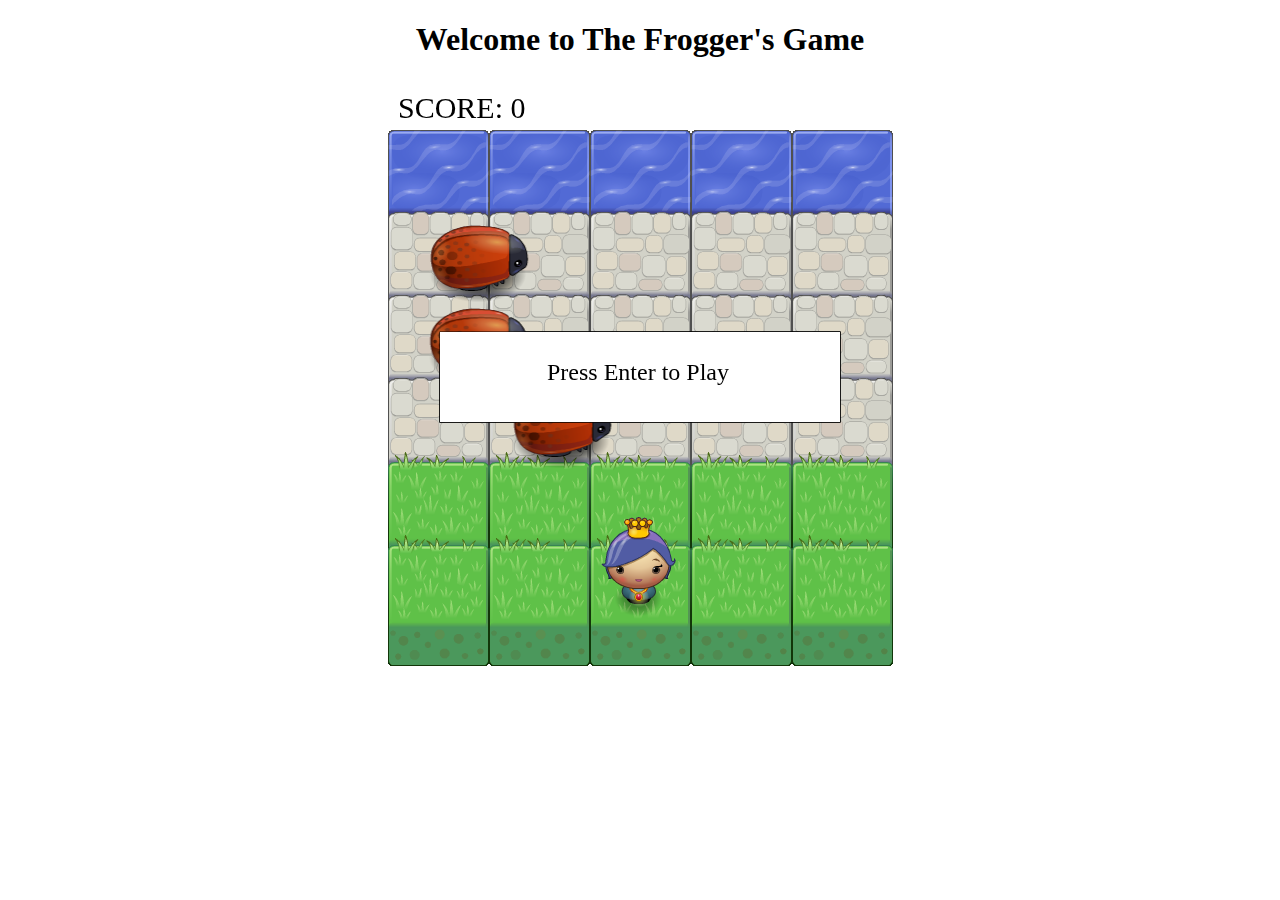
<file: Project 5--The Frogger's Game/index.html>
<!DOCTYPE html>
<html>
<head>
    <meta charset="UTF-8">
    <title>Frogger</title>
    <link rel="stylesheet" href="css/style.css">
</head>
<body>

    <h1>Welcome to The Frogger's Game</h1>
    <script src="js/resources.js"></script>
    <script src="js/app.js"></script>
    <script src="js/engine.js"></script>
</body>
</html>
</file>
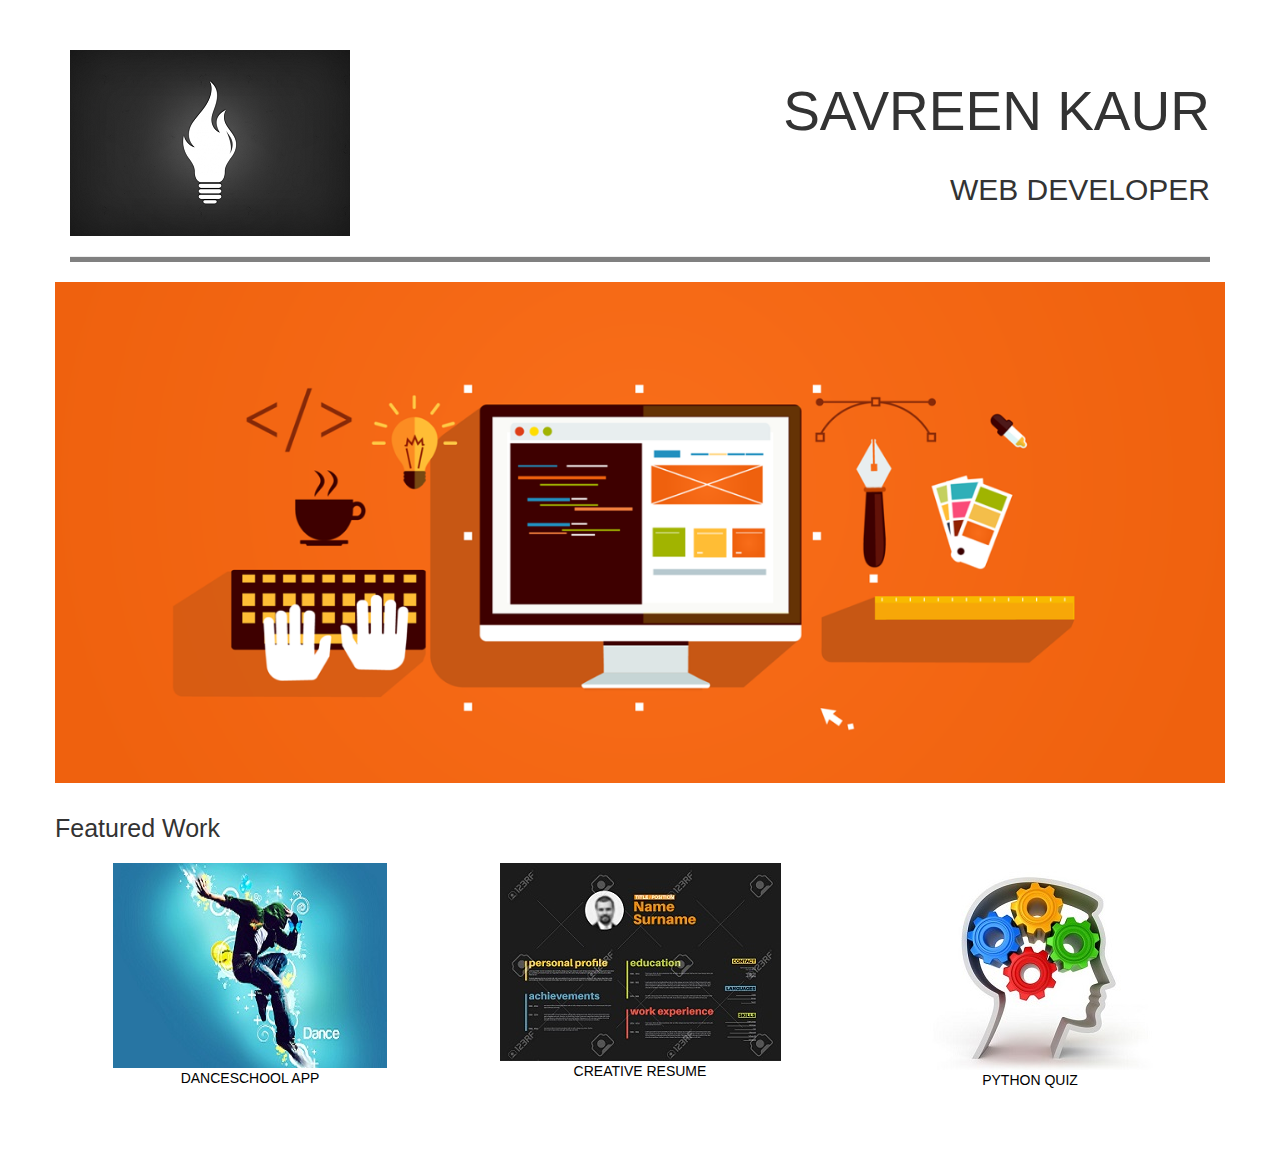
<file: Project 3--Build a Portfolio Site/portfolio.html>
<!DOCTYPE HTML>
<html>
   <head>
      <meta charset="utf-8">
      <meta name="viewport" content="width=device-width, initial-scale=1">
      <link href="css/bootstrap.css" rel="stylesheet">
      <link href="css/styles.css" rel="stylesheet">
      <link href="https://fonts.google.com/specimen/Lato" rel="stylesheet">
      <title>PORTFOLIO</title>
   </head>
   <body>
      <section class="container">
         <header class="row">
            <div class="col-md-3">
               <img src="img/logo.png" alt="my logo">
            </div>
            <div class="col-md-9">
               <h1>SAVREEN KAUR</h1>
               <h2>WEB DEVELOPER</h2>
            </div>
         </header>
         <hr>
         <div class="row">
            <img class="img-responsive" src="img/web_developer.png" alt="jobs of a wb developer">
         </div>
         <section class="row">
            <h3>Featured Work</h3>
         </section>
         <section class="row">
            <div class="col-md-4">
               <img class="img-responsive" src="img/dance.jpg" alt="Dance App">
               <p><a href="https://github.com/Savreen/stage-4">DANCESCHOOL APP</a></p>
            </div>
            <div class="col-md-4">
               <img class="img-responsive" src="img/resume1.jpg" alt="My Resume">
               <p><a href="https://github.com/Savreen/resume">CREATIVE RESUME</a></p>
            </div>
            <div class="col-md-4">
               <img class="img-responsive" src="img/quiz.jpg" alt="QUIZ">
               <p><a href="https://github.com/Savreen/stage-2">PYTHON QUIZ</a></p>
            </div>
         </section>
      </section>
   </body>
</html>
</file>
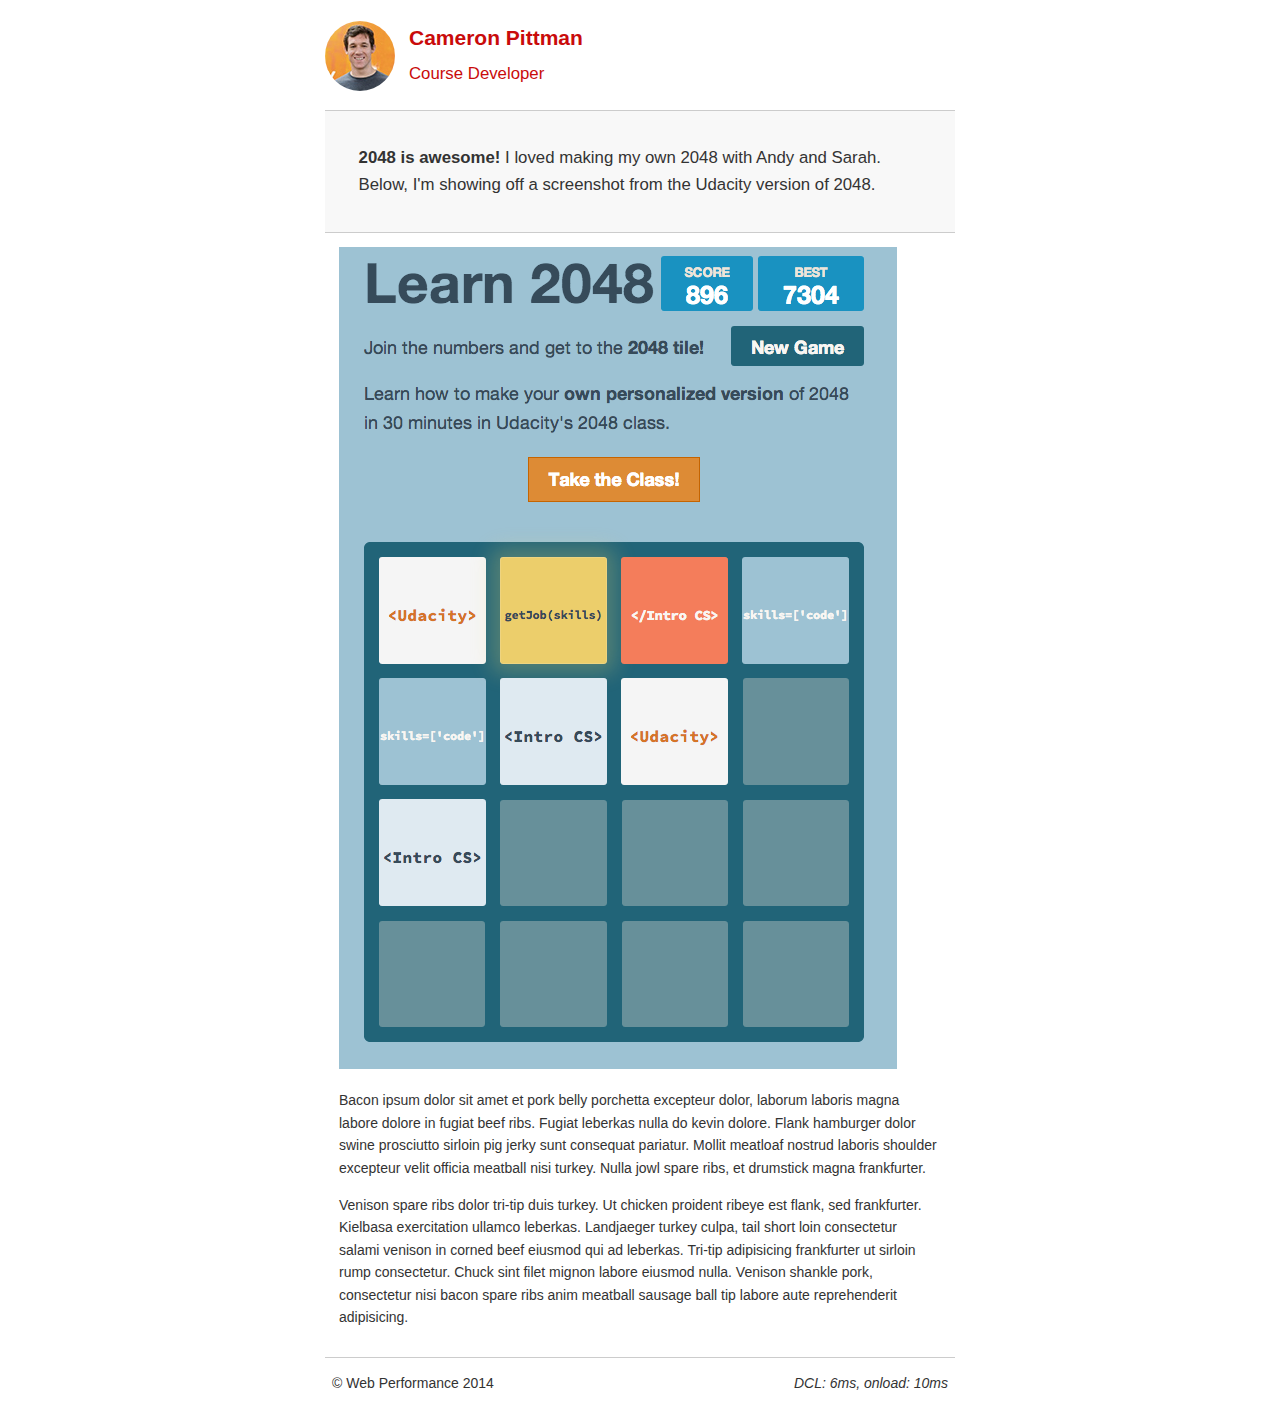
<file: Project 6/project-2048.html>
<!DOCTYPE html>
<html lang="en">
  <head>
    <meta charset="utf-8">
    <meta name="viewport" content="width=device-width, initial-scale=1">
    <meta name="description" content=" FILL ME IN ">
    <meta name="author" content=" FILL ME IN ">
    <title>Cameron Pittman: Portfolio</title>

    <!-- Hmm, what is the impact of web fonts on speed? Measure it... -->
    <!-- <link href="//fonts.googleapis.com/css?family=Open+Sans:400,700" rel="stylesheet"> -->

    <link href="css/style.css" rel="stylesheet">
    <link href="css/print.css" rel="stylesheet">
    <script>
      (function(w,g){w['GoogleAnalyticsObject']=g;
      w[g]=w[g]||function(){(w[g].q=w[g].q||[]).push(arguments)};w[g].l=1*new Date();})(window,'ga');

      // Optional TODO: replace with your Google Analytics profile ID.
      ga('create', 'UA-XXXX-Y');
      ga('send', 'pageview');
    </script>
    <script src="http://www.google-analytics.com/analytics.js" async></script>

    <script src="js/perfmatters.js" async></script>
  </head>

  <body>
    <header>
      <a href="/"><img src="img/profilepic.jpg"></a>
      <p>Cameron Pittman<br><span>Course Developer</span></p>
    </header>

    <div class="container">
      <div class="hero">
        <strong>2048 is awesome!</strong> I loved making my own 2048 with Andy and Sarah. Below, I'm showing off a screenshot from the Udacity version of 2048.
      </div>

      <div class="content">

        <img class="img-responsive" src="img/2048.png">

        <p>Bacon ipsum dolor sit amet et pork belly porchetta excepteur dolor, laborum laboris magna labore dolore in fugiat beef ribs. Fugiat leberkas nulla do kevin dolore. Flank hamburger dolor swine prosciutto sirloin pig jerky sunt consequat pariatur. Mollit meatloaf nostrud laboris shoulder excepteur velit officia meatball nisi turkey. Nulla jowl spare ribs, et drumstick magna frankfurter.</p>

        <p>Venison spare ribs dolor tri-tip duis turkey. Ut chicken proident ribeye est flank, sed frankfurter. Kielbasa exercitation ullamco leberkas. Landjaeger turkey culpa, tail short loin consectetur salami venison in corned beef eiusmod qui ad leberkas. Tri-tip adipisicing frankfurter ut sirloin rump consectetur. Chuck sint filet mignon labore eiusmod nulla. Venison shankle pork, consectetur nisi bacon spare ribs anim meatball sausage ball tip labore aute reprehenderit adipisicing.</p>

    </div>

    <footer>
      <p>&copy; Web Performance 2014 <span id="crp-stats"></span></p>
    </footer>
  </body>
</html>
</file>
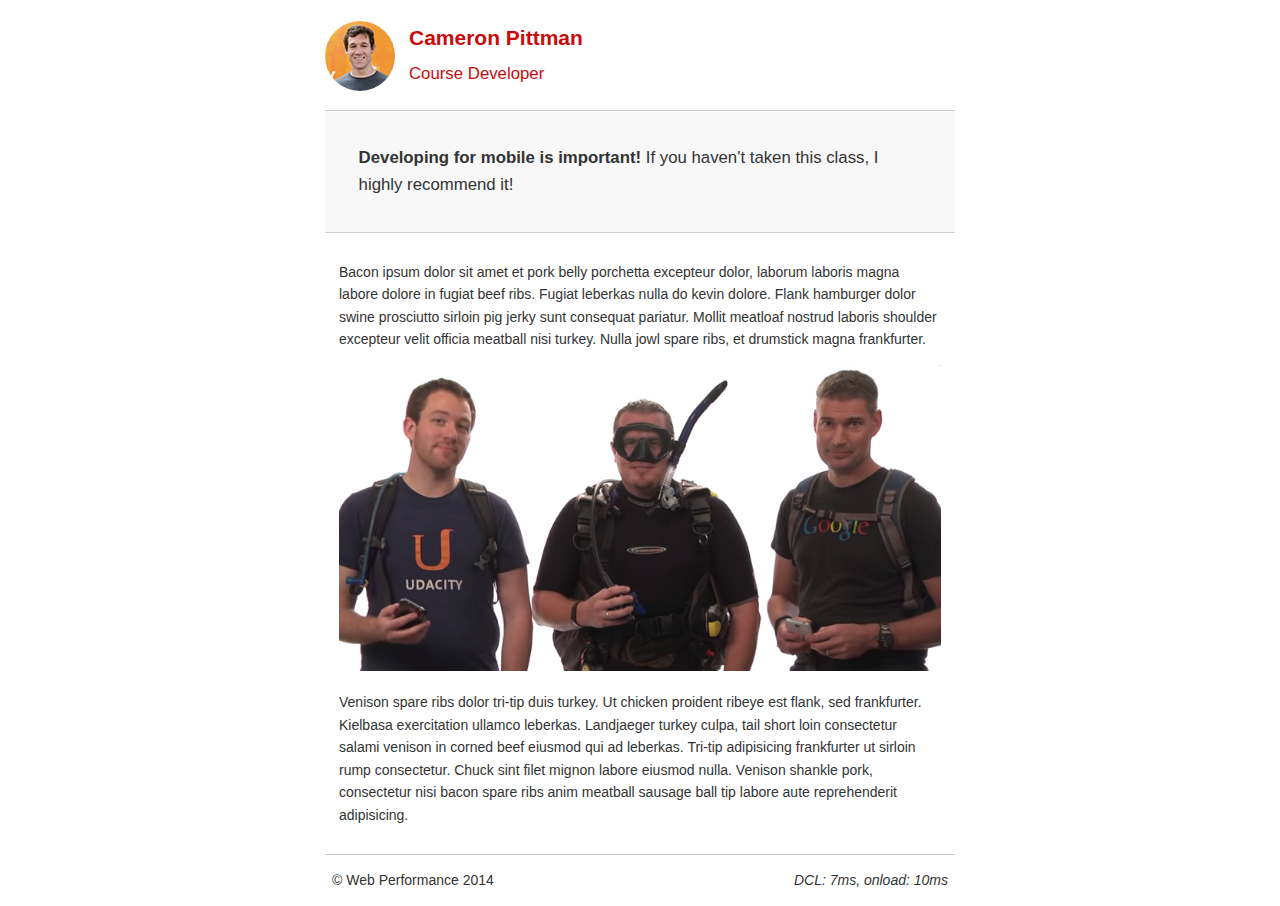
<file: Project 6/project-mobile.html>
<!DOCTYPE html>
<html lang="en">
  <head>
    <meta charset="utf-8">
    <meta name="viewport" content="width=device-width, initial-scale=1">
    <meta name="description" content=" FILL ME IN ">
    <meta name="author" content=" FILL ME IN ">
    <title>Cameron Pitman: Portfolio</title>

    <!-- Hmm, what is the impact of web fonts on speed? Measure it... -->
    <!-- <link href="//fonts.googleapis.com/css?family=Open+Sans:400,700" rel="stylesheet"> -->

    <link href="css/style.css" rel="stylesheet">
    <link href="css/print.css" rel="stylesheet">

    <script>
      (function(w,g){w['GoogleAnalyticsObject']=g;
      w[g]=w[g]||function(){(w[g].q=w[g].q||[]).push(arguments)};w[g].l=1*new Date();})(window,'ga');

      // Optional TODO: replace with your Google Analytics profile ID.
      ga('create', 'UA-XXXX-Y');
      ga('send', 'pageview');
    </script>
    <script src="http://www.google-analytics.com/analytics.js" async></script>
    <script async src="js/perfmatters.js"></script>
  </head>

  <body>
    <header>
      <a href="/"><img src="img/profilepic.jpg"></a>
      <p>Cameron Pittman<br><span>Course Developer</span></p>
    </header>

    <div class="container">
      <div class="hero">
        <strong>Developing for mobile is important!</strong> If you haven't taken this class, I highly recommend it!
      </div>

      <div class="content">

        <p>Bacon ipsum dolor sit amet et pork belly porchetta excepteur dolor, laborum laboris magna labore dolore in fugiat beef ribs. Fugiat leberkas nulla do kevin dolore. Flank hamburger dolor swine prosciutto sirloin pig jerky sunt consequat pariatur. Mollit meatloaf nostrud laboris shoulder excepteur velit officia meatball nisi turkey. Nulla jowl spare ribs, et drumstick magna frankfurter.</p>

        <img src="img/mobilewebdev.jpg">

        <p>Venison spare ribs dolor tri-tip duis turkey. Ut chicken proident ribeye est flank, sed frankfurter. Kielbasa exercitation ullamco leberkas. Landjaeger turkey culpa, tail short loin consectetur salami venison in corned beef eiusmod qui ad leberkas. Tri-tip adipisicing frankfurter ut sirloin rump consectetur. Chuck sint filet mignon labore eiusmod nulla. Venison shankle pork, consectetur nisi bacon spare ribs anim meatball sausage ball tip labore aute reprehenderit adipisicing.</p>

    </div>

    <footer>
      <p>&copy; Web Performance 2014 <span id="crp-stats"></span></p>
    </footer>
  </body>
</html>
</file>
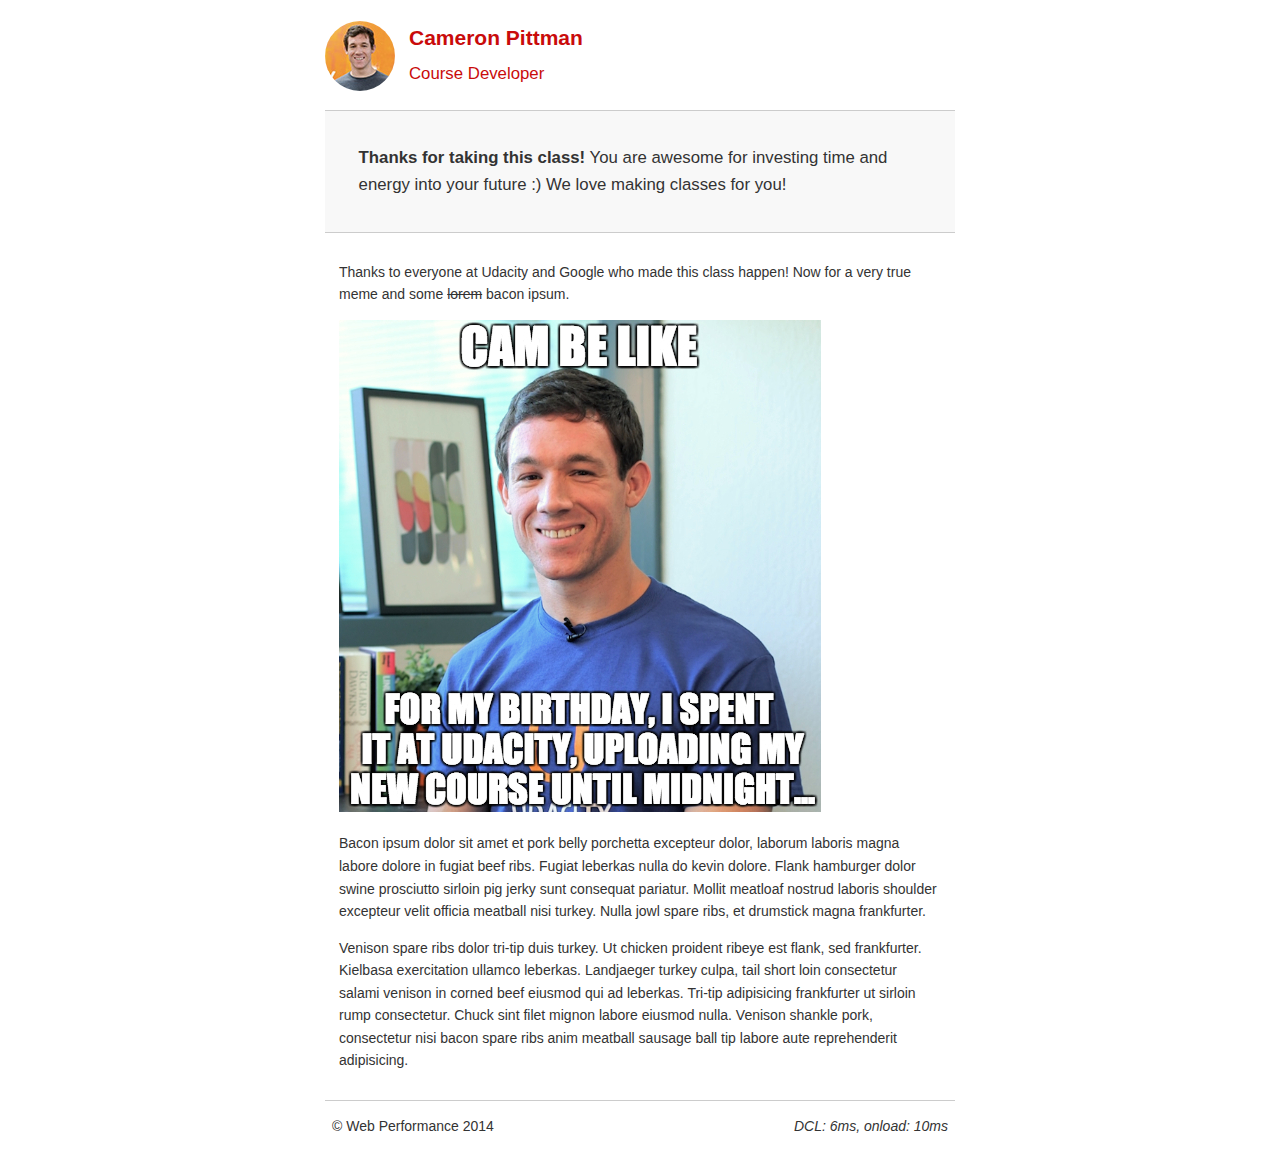
<file: Project 6/project-webperf.html>
<!DOCTYPE html>
<html lang="en">
  <head>
    <meta charset="utf-8">
    <meta name="viewport" content="width=device-width, initial-scale=1">
    <meta name="description" content=" FILL ME IN ">
    <meta name="author" content=" FILL ME IN ">
    <title>Cameron Pittman: Portfolio</title>

    <!-- Hmm, what is the impact of web fonts on speed? Measure it... -->
    <!-- <link href="//fonts.googleapis.com/css?family=Open+Sans:400,700" rel="stylesheet"> -->

    <link href="css/style.css" rel="stylesheet">
    <link href="css/print.css" rel="stylesheet">

    <script>
      (function(w,g){w['GoogleAnalyticsObject']=g;
      w[g]=w[g]||function(){(w[g].q=w[g].q||[]).push(arguments)};w[g].l=1*new Date();})(window,'ga');

      // Optional TODO: replace with your Google Analytics profile ID.
      ga('create', 'UA-XXXX-Y');
      ga('send', 'pageview');
    </script>
    <script src="http://www.google-analytics.com/analytics.js" async></script>
    <script async src="js/perfmatters.js"></script>
  </head>

  <body>
    <header>
      <a href="/"><img src="img/profilepic.jpg"></a>
      <p>Cameron Pittman<br><span>Course Developer</span></p>
    </header>

    <div class="container">
      <div class="hero">
        <strong>Thanks for taking this class!</strong> You are awesome for investing time and energy into your future :) We love making classes for you!
      </div>

      <div class="content">

        <p>Thanks to everyone at Udacity and Google who made this class happen! Now for a very true meme and some <strike>lorem</strike> bacon ipsum.</p>

        <img src="img/cam_be_like.jpg">

        <p>Bacon ipsum dolor sit amet et pork belly porchetta excepteur dolor, laborum laboris magna labore dolore in fugiat beef ribs. Fugiat leberkas nulla do kevin dolore. Flank hamburger dolor swine prosciutto sirloin pig jerky sunt consequat pariatur. Mollit meatloaf nostrud laboris shoulder excepteur velit officia meatball nisi turkey. Nulla jowl spare ribs, et drumstick magna frankfurter.</p>

        <p>Venison spare ribs dolor tri-tip duis turkey. Ut chicken proident ribeye est flank, sed frankfurter. Kielbasa exercitation ullamco leberkas. Landjaeger turkey culpa, tail short loin consectetur salami venison in corned beef eiusmod qui ad leberkas. Tri-tip adipisicing frankfurter ut sirloin rump consectetur. Chuck sint filet mignon labore eiusmod nulla. Venison shankle pork, consectetur nisi bacon spare ribs anim meatball sausage ball tip labore aute reprehenderit adipisicing.</p>

    </div>

    <footer>
      <p>&copy; Web Performance 2014 <span id="crp-stats"></span></p>
    </footer>
  </body>
</html>
</file>
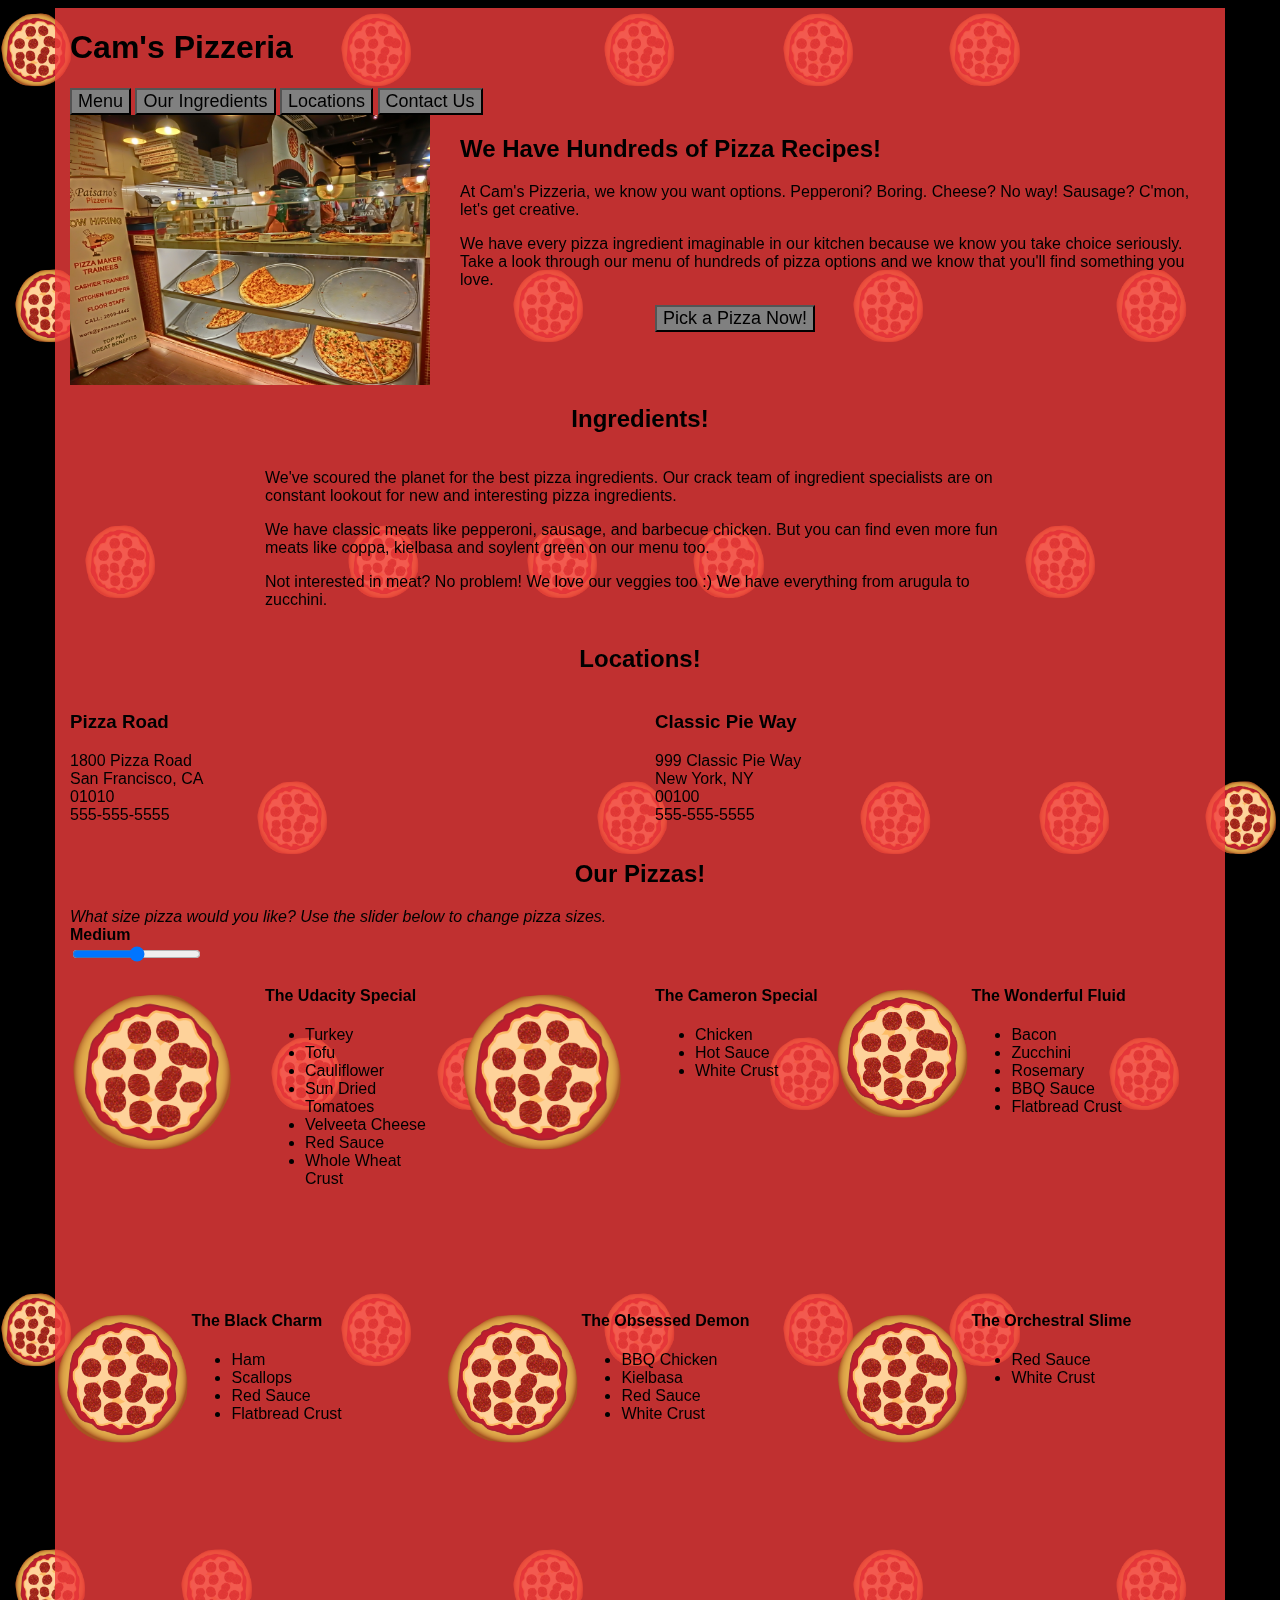
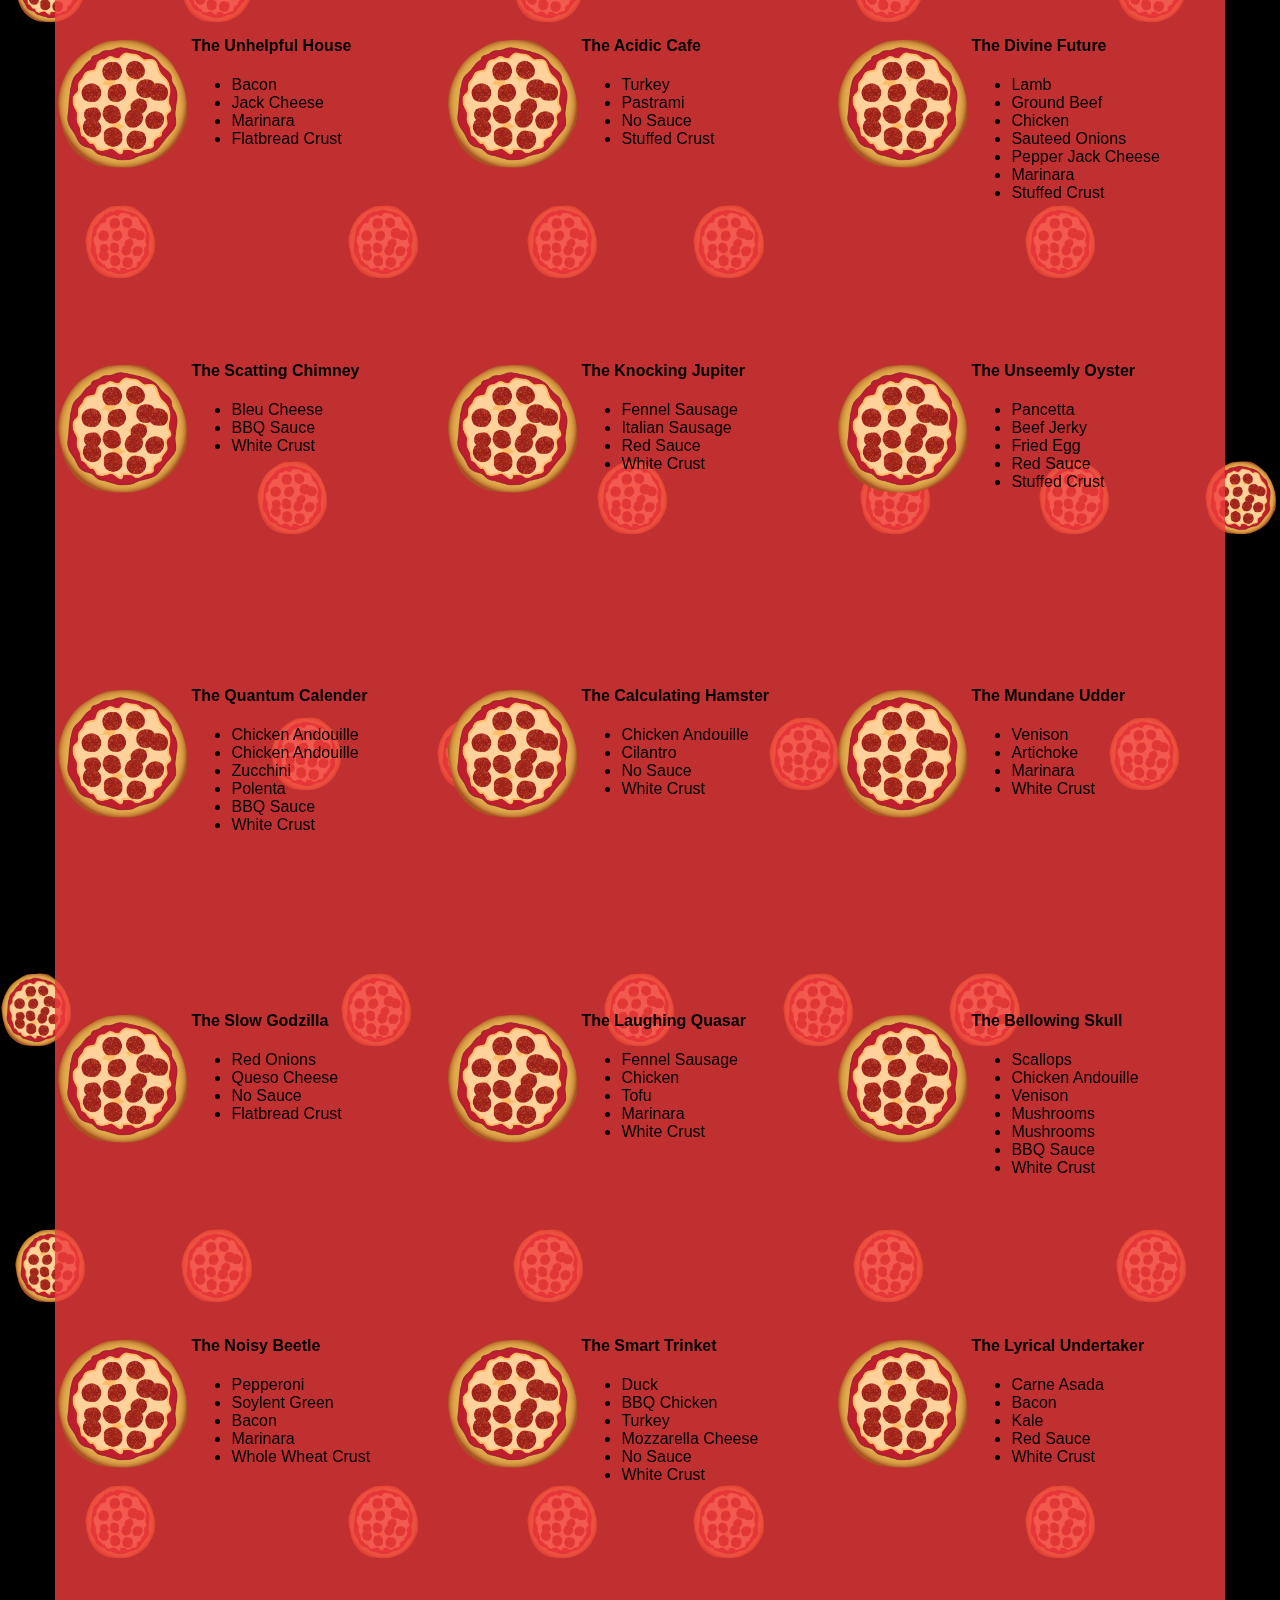
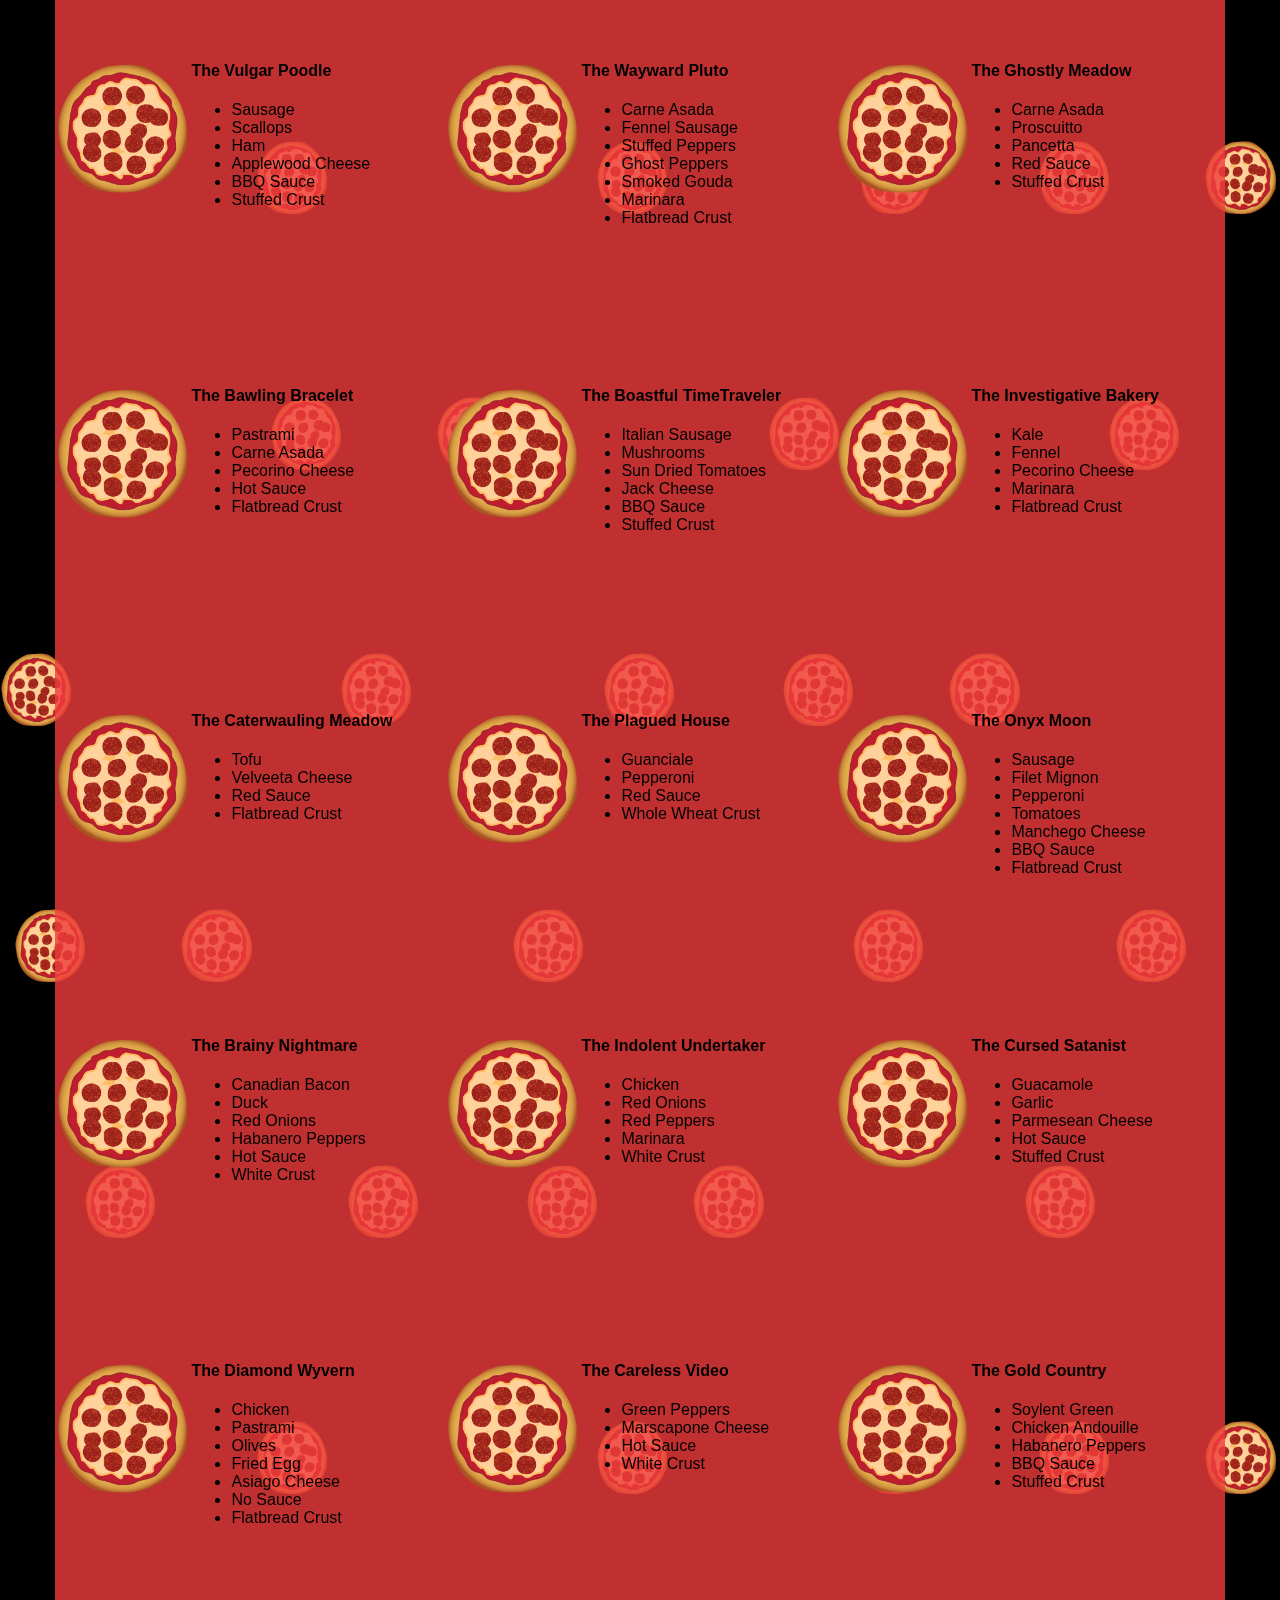
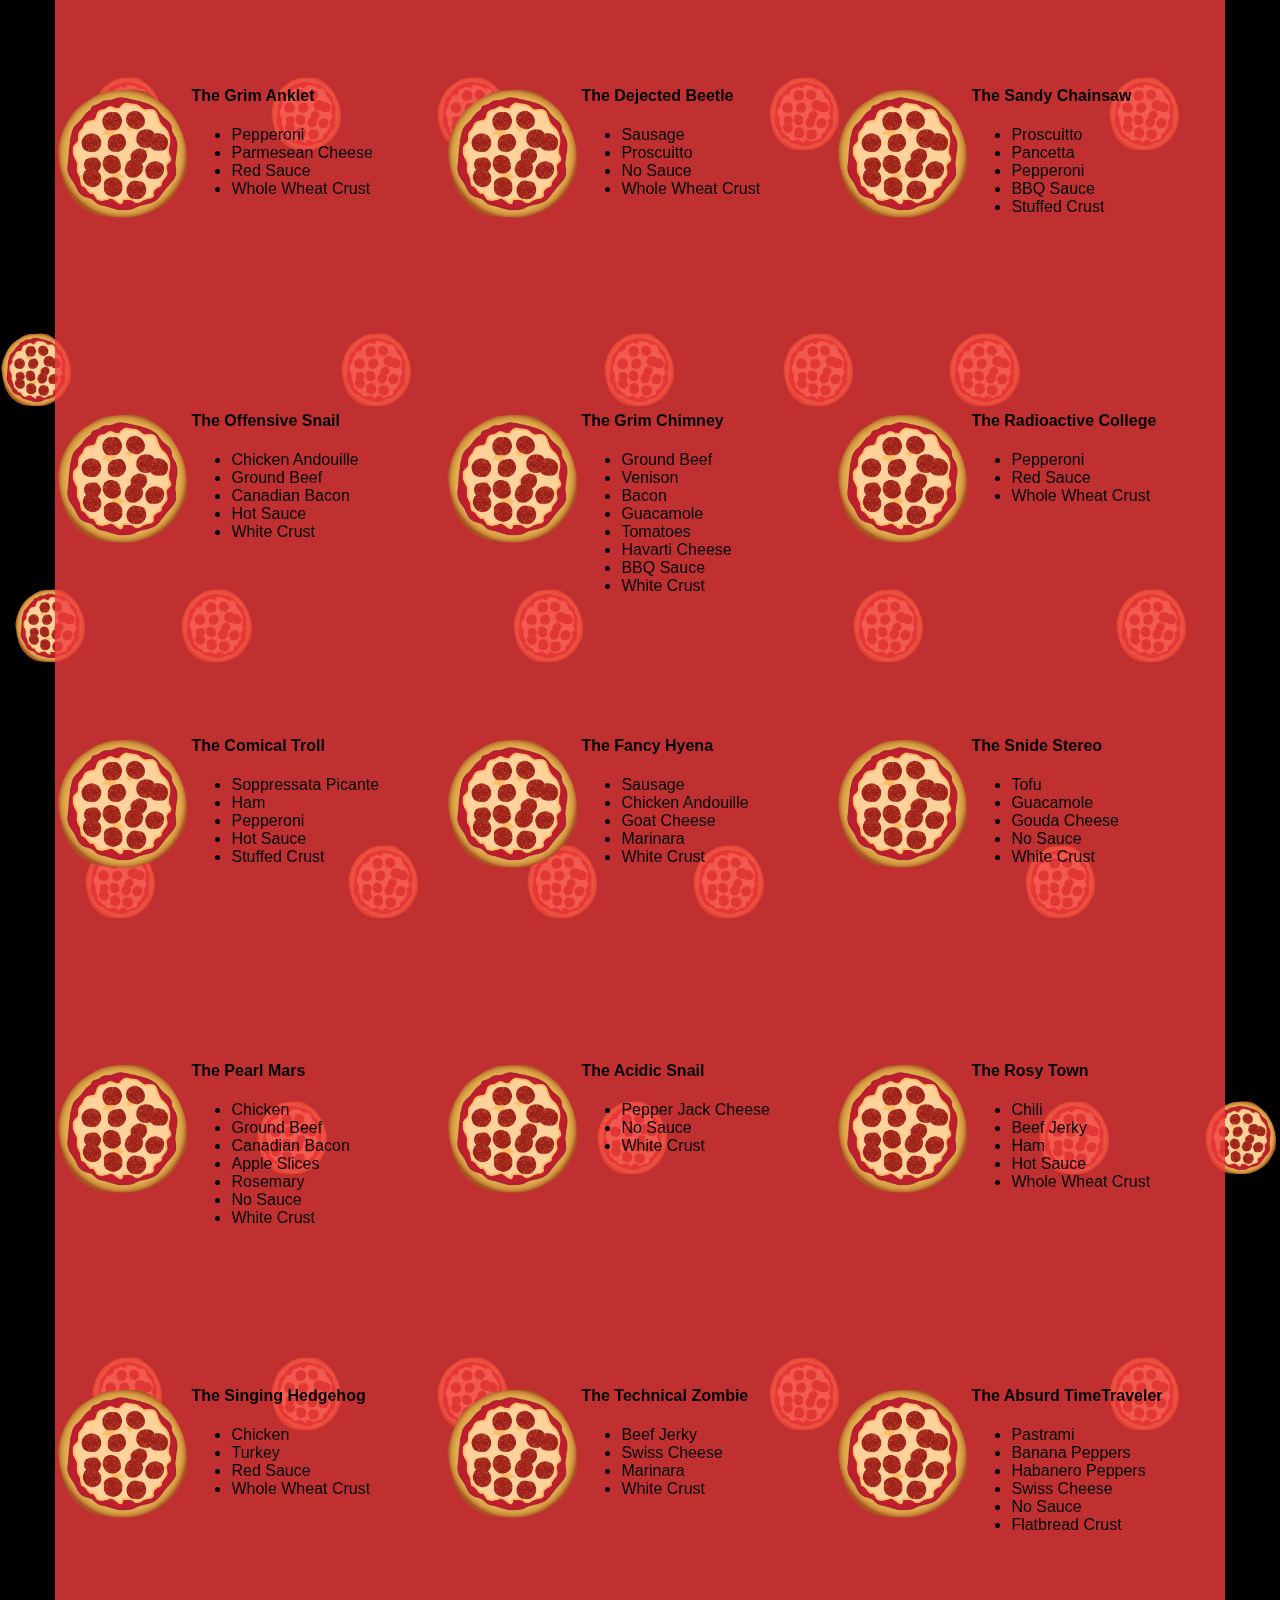
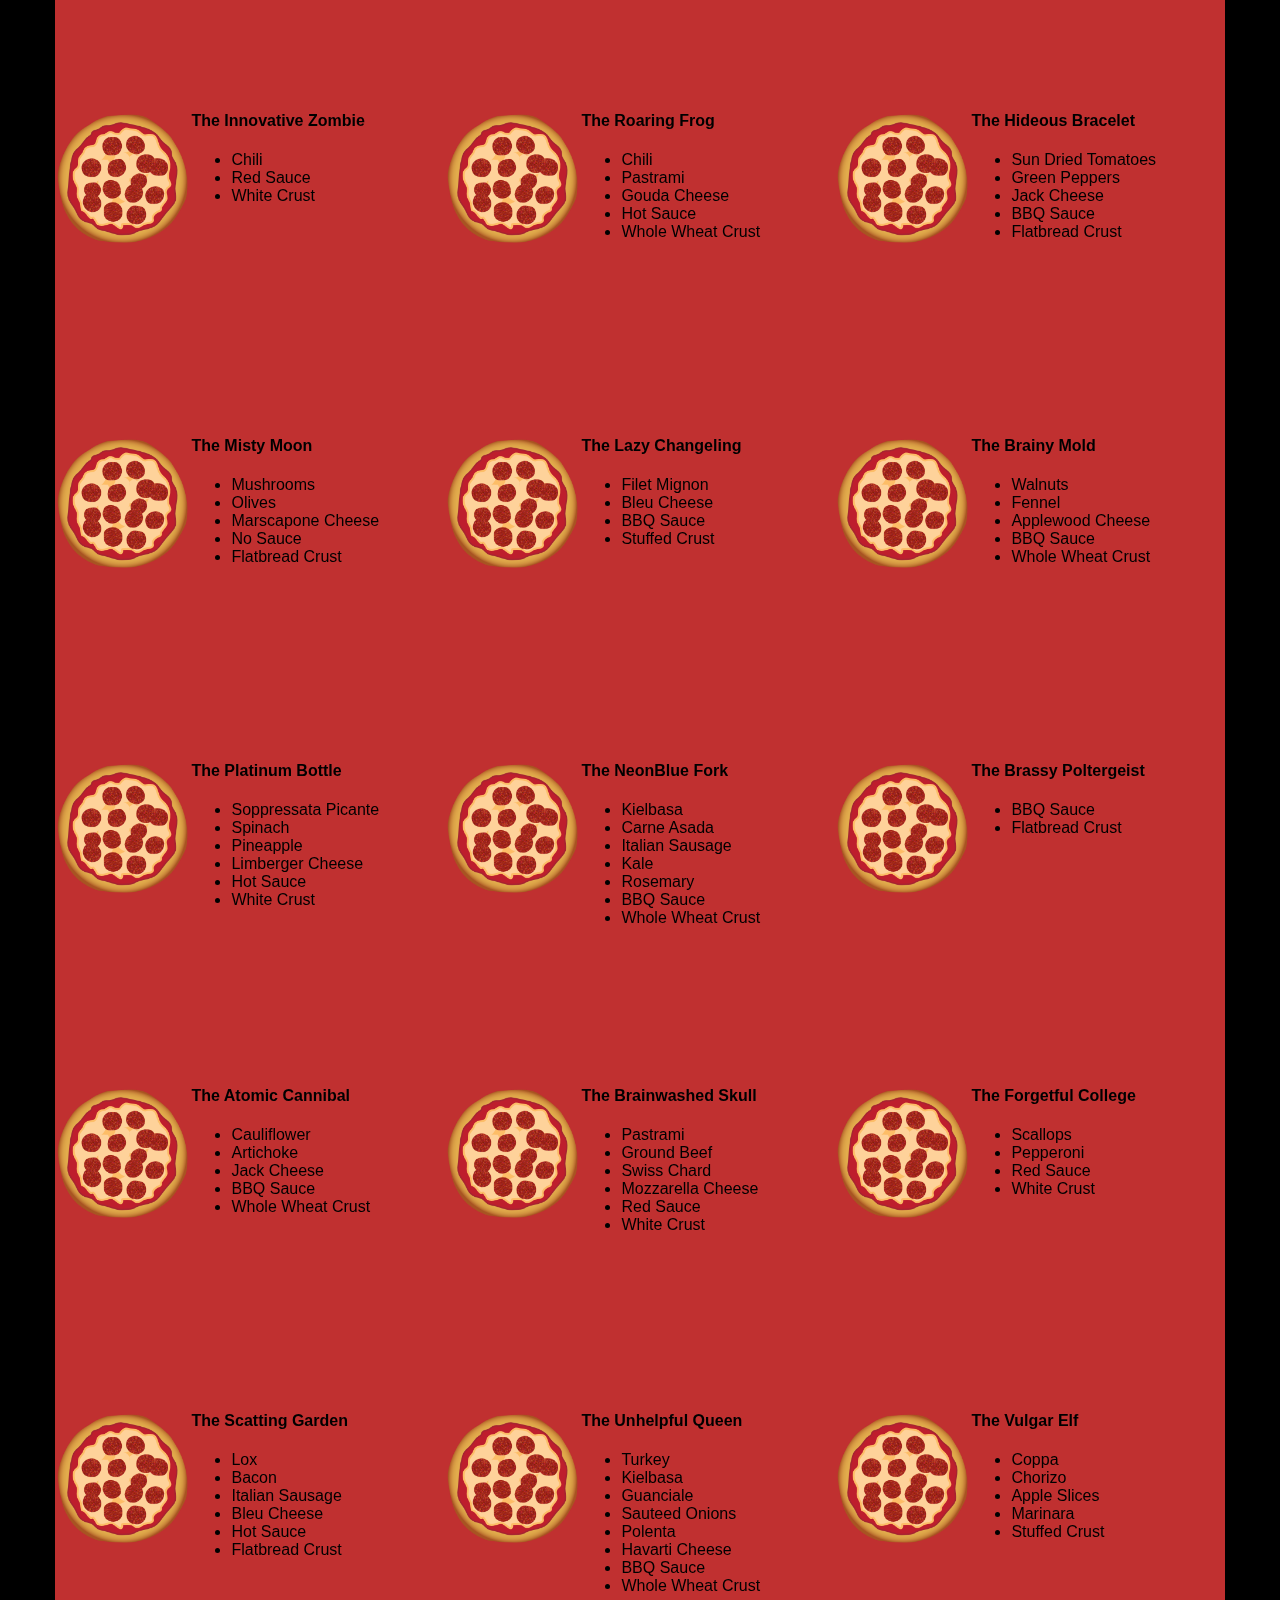
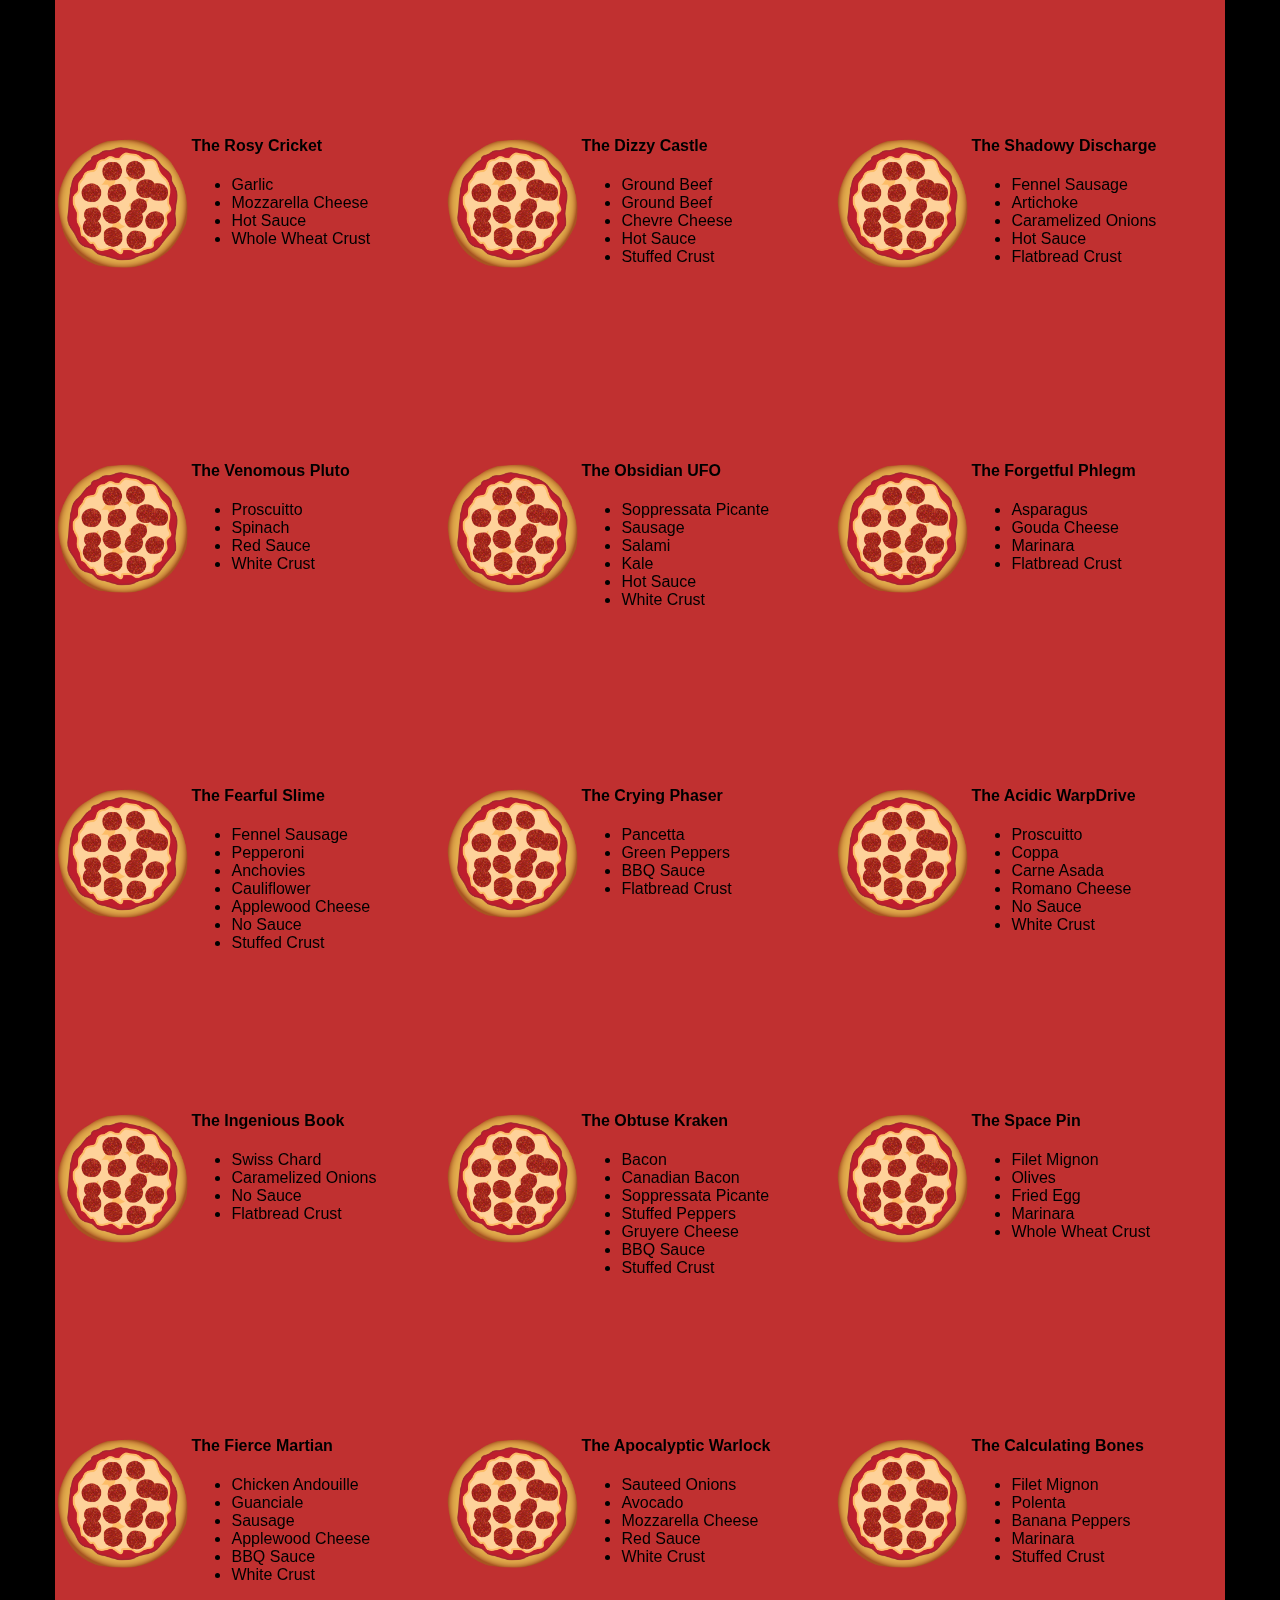
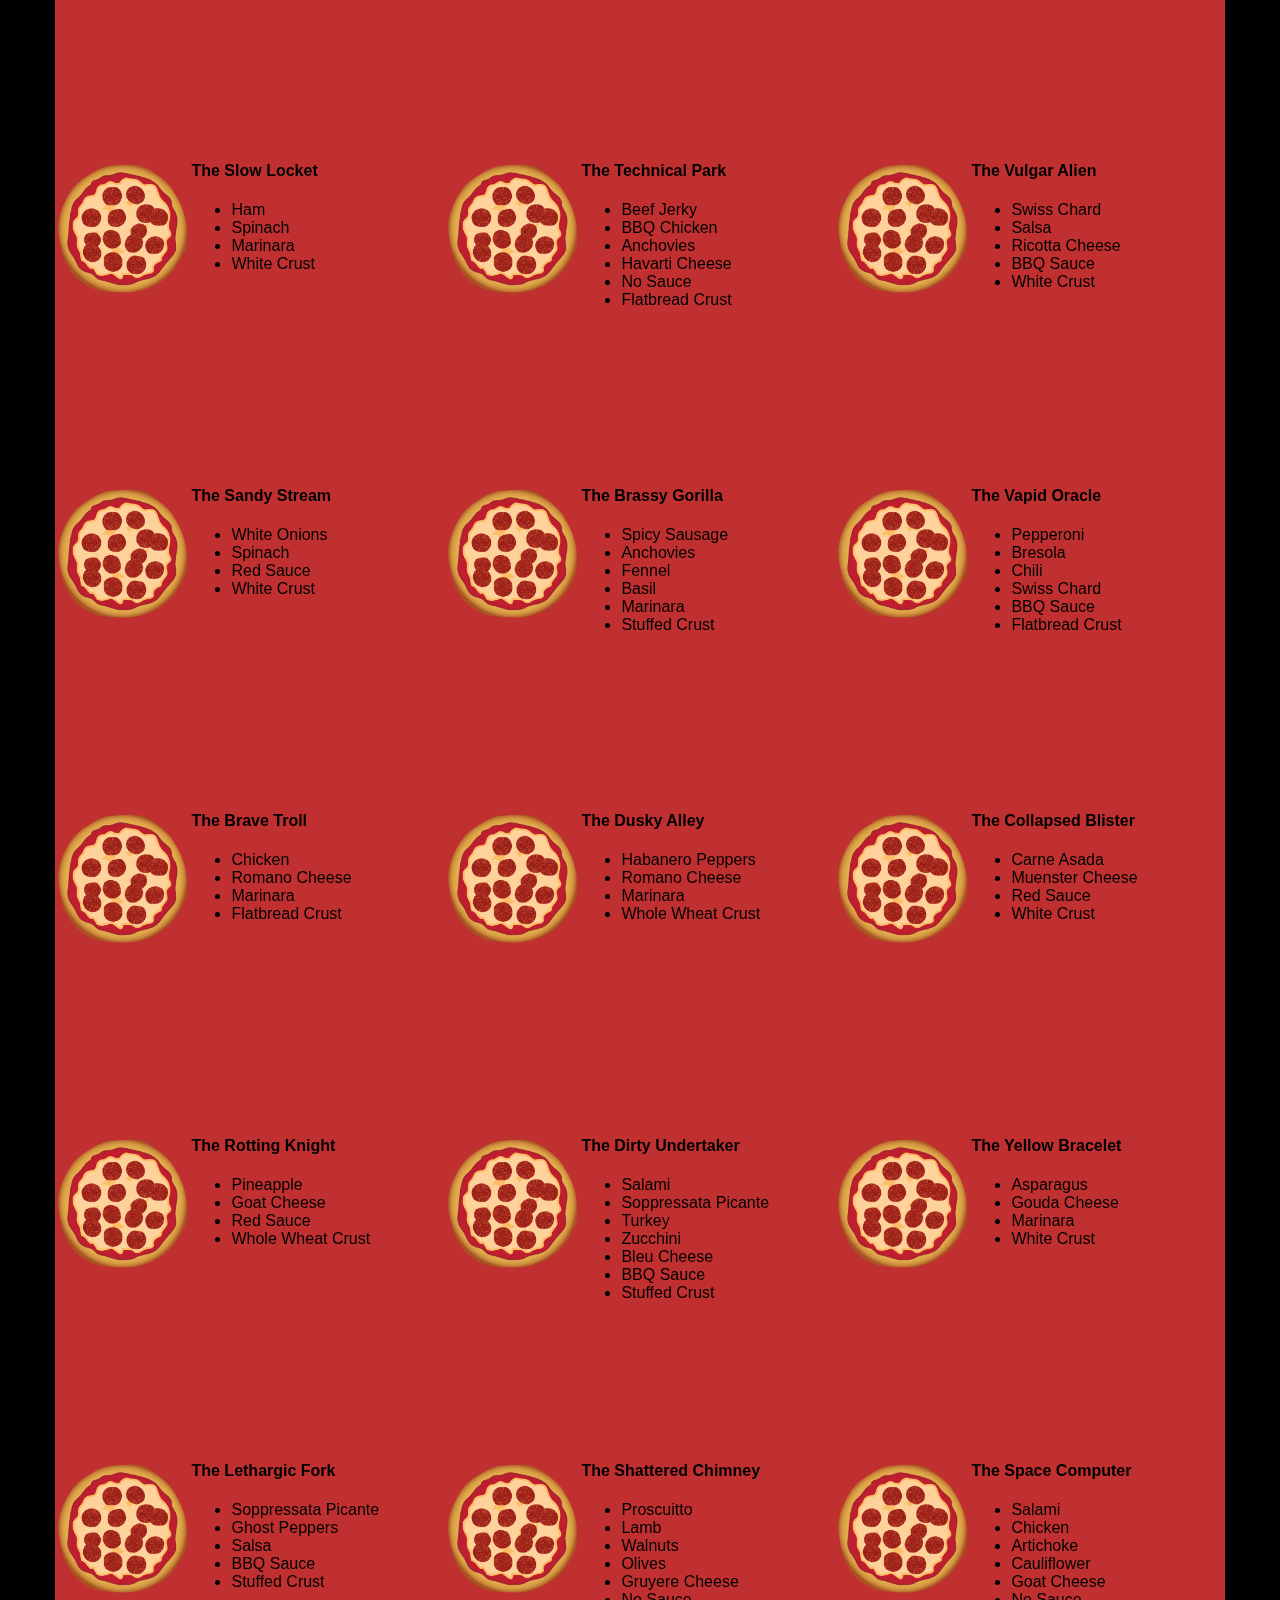
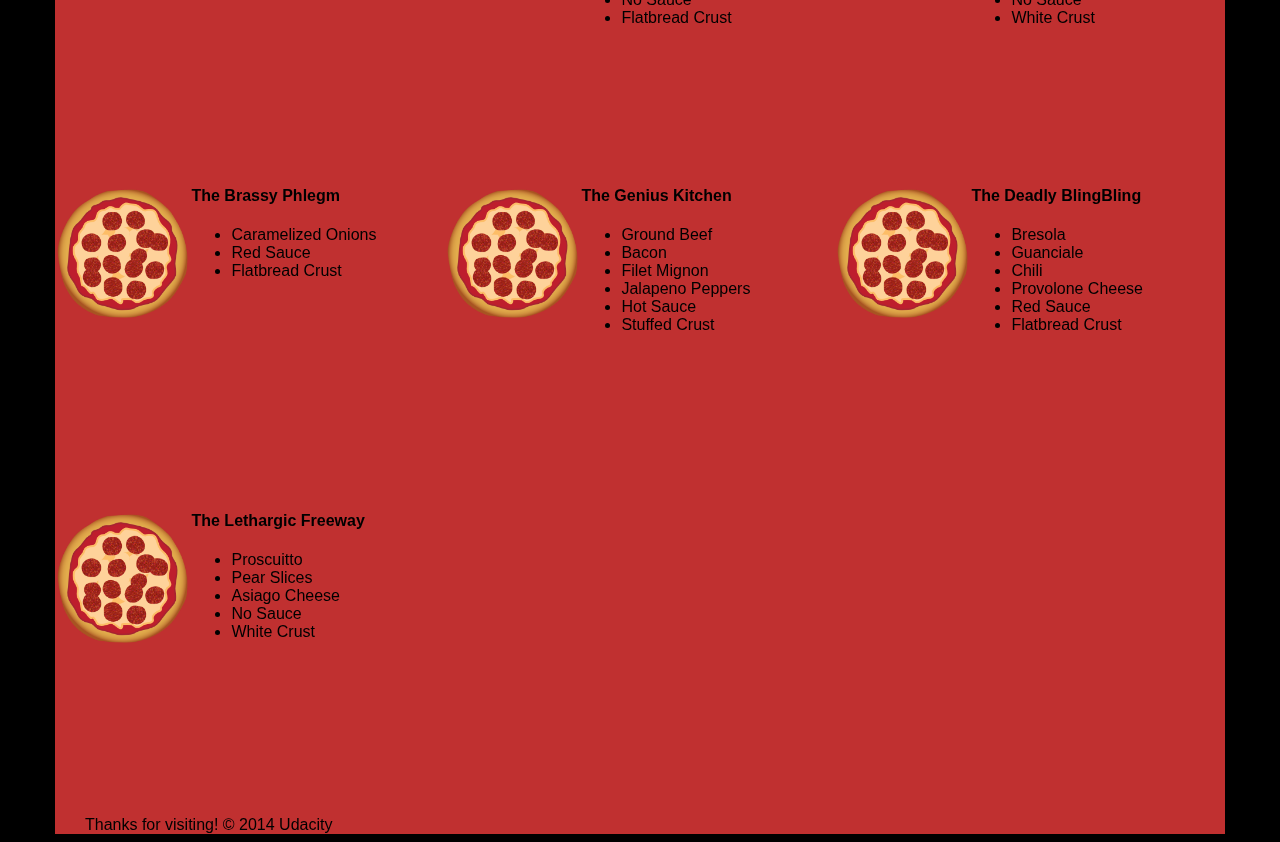
<file: Project 6/views/pizza.html>
<!DOCTYPE HTML>
<html>
<head>
  <link rel="stylesheet" href="css/style.css">
  <link rel="stylesheet" href="css/bootstrap-grid.css">
</head>
<body>
  <div class="container">
    <div id="header" class="row">
      <div class="col-md-6">
        <div class="row">
          <div class="col-md-12">
            <h1>Cam's Pizzeria</h1>
            <div class="row">
              <div id="menu" class="col-md-12">
                <form action="#randomPizzas">
                  <input type="submit" value="Menu">
                </form>
                <form action="#ingredients">
                  <input type="submit" value="Our Ingredients">
                </form>
                <form action="#locations">
                  <input type="submit" value="Locations">
                </form>
                <form action="#" onsubmit="alert('Thanks for clicking! This button doesn\'t do anything because this is a fake pizzeria :\)')">
                  <input type="submit" value="Contact Us">
                </form>
              </div>
            </div>
          </div>
        </div>
      </div>
      <div id="movingPizzas1" class="col-md-6">
      </div>
    </div>
    <div id="callToAction" class="row">
      <div class="col-md-4">
        <img src="images/pizzeria.jpg" class="img-responsive"> <!-- Image credit to: http://commons.wikimedia.org/wiki/File:HK_TST_night_%E5%98%89%E8%98%AD%E9%81%93_Granville_Road_restaurant_Paisano's_Pizzeria_pizza_Dec-2013.JPG -->
      </div>
      <div class="col-md-8">
        <div class="row">
          <div class="col-md-12">
            <h2>We Have Hundreds of Pizza Recipes!</h2>
            <p>At Cam's Pizzeria, we know you want options. Pepperoni? Boring. Cheese? No way! Sausage? C'mon, let's get creative.</p>
            <p>We have every pizza ingredient imaginable in our kitchen because we know you take choice seriously. Take a look through our menu of hundreds of pizza options and we know that you'll find something you love.</p>
          </div>
        </div>
        <div class="row">
          <div class="col-md-6 col-md-push-3">
            <form action="#randomPizzas">
              <input type="submit" value="Pick a Pizza Now!">
            </form>
          </div>
        </div>
      </div>
    </div>
    <div id="ingredients" class="row">
      <div class="col-md-8 col-md-push-2">
        <div class="row">
          <div class="col-md-12 centered">
            <h2>Ingredients!</h2>
          </div>
        </div>
        <div class="row">
          <div class="col-md-12">
            <p>We've scoured the planet for the best pizza ingredients. Our crack team of ingredient specialists are on constant lookout for new and interesting pizza ingredients.</p>

            <p>We have classic meats like pepperoni, sausage, and barbecue chicken. But you can find even more fun meats like coppa, kielbasa and soylent green on our menu too.</p>

            <p>Not interested in meat? No problem! We love our veggies too :) We have everything from arugula to zucchini.</p>
          </div>
        </div>
      </div>
    </div>
    <div id="locations" class="row">
      <div class="col-md-12">
        <h2 style="text-align: center">Locations!</h2>
        <div class="row">
          <div class="col-md-6">
            <h3>Pizza Road</h3>
            <p>1800 Pizza Road<br>San Francisco, CA<br>01010<br>555-555-5555</p>
          </div>
          <div class="col-md-6">
            <h3>Classic Pie Way</h3>
            <p>999 Classic Pie Way<br>New York, NY<br>00100<br>555-555-5555</p>
          </div>
        </div>
      </div>
    </div>
    <div id="pizzaGenerator" class="row">
      <div class="col-md-12">
        <h2 style="text-align: center">Our Pizzas!</h2>
        <div class="row">
          <div class="col-md-12">
            <em>What size pizza would you like? Use the slider below to change pizza sizes.</em>
          </div>
          <div id="pizzaSize" class="col-md-6">Medium</div>
          <div class="col-md-12">
            <input id="sizeSlider" type="range" min="1" max="3" value="2" step="1" onchange="resizePizzas(this.value)"></input>
          </div>
        </div>
        <div id="randomPizzas" class="row">
          <div id="pizza0" class="randomPizzaContainer" style="width:33.33%;">
            <div class="col-md-6">
              <img src="images/pizza.png" class="img-responsive">
            </div>
            <div class="col-md-6">
              <h4>The Udacity Special</h4>
              <ul>
                <li>Turkey</li>
                <li>Tofu</li>
                <li>Cauliflower</li>
                <li>Sun Dried Tomatoes</li>
                <li>Velveeta Cheese</li>
                <li>Red Sauce</li>
                <li>Whole Wheat Crust</li>
              </ul>
            </div>
          </div>
          <div id="pizza1" class="randomPizzaContainer" style="width:33.33%; height: 325px;">
            <div class="col-md-6">
              <img src="images/pizza.png" class="img-responsive">
            </div>
            <div class="col-md-6">
              <h4>The Cameron Special</h4>
              <ul>
                <li>Chicken</li>
                <li>Hot Sauce</li>
                <li>White Crust</li>
              </ul>
            </div>
          </div>
        </div>
      </div>
    </div>
    <div id="footer" class="col-md-12">Thanks for visiting! &copy; 2014 Udacity</div>
  </div>
  <script type="text/javascript" src="js/main.js"></script>
</body>
</html>
</file>
<file: Project 5--The Frogger's Game/css/style.css>
body {
    text-align: center;
}
</file>
<file: Project 3--Build a Portfolio Site/css/styles.css>
* {
    -webkit-box-sizing: border-box;
    -moz-box-sizing: border-box;
    box-sizing: border-box;
}

body {
    font-family: "Lato", sans-serif;
    line-height: 1.42857143;
    color: #333;
    background-color: #fff;
    display: flex;
    flex-wrap: wrap;
}

h1 {
    font-size: 55px;
    line-height: 1.5em;
}

h3 {
    text-align: left;
    font-size: 25px;
    line-height: 2em;
}

hr {
    height: 5px;
    background-color: grey;
}

img {
    margin: auto;
}

.container {
    margin-top: 50px;
    margin-bottom: 50px;
    margin-right: auto;
    margin-left: auto;
    text-align: center;
}

.col-md-9 {
    text-align: right;
}
@media (min-width: 550px) and (max-width: 768px) {
    h1 {
        font-size: 25px;
    }
    h2 {
        font-size: 20px;
    }
}
</file>
<file: Project 6/css/style.css>
html {
  font-size: 100%;
  overflow-y: scroll;
  -webkit-tap-highlight-color: rgba(0,0,0,0);
  -ms-text-size-adjust: 100%;
  -webkit-text-size-adjust: none;
}
body { margin: 0; font-size: 14px; line-height: 1.61; font-weight: 400; }
body, button, input, select, textarea { font-family: 'Open Sans', sans-serif; color: #333; }

a { color: #12C; }
a:visited { color: #61C; }
a:focus { outline: thin dotted; }
a:hover, a:active { color: #c00; outline: 0; }

b, strong { font-weight: bold; }
pre, code { font-family: monospace, monospace; font-size: 1em; }
ul, ol { margin: 1em 0; padding: 0 0 0 20px; }
img { border: 0; max-width: 100%; }

body { background: #fff; }
header, footer, .container { max-width: 45em; margin: 0 auto; }

header { padding: 0 0.5em; color: #C90B0B; }
header img { border-radius: 40px; float: left; }
header p { font-size:1.5em; font-weight: bold; padding-left: 4em;}
header p span { font-size: 0.8em; font-weight: normal;}

.hero { padding: 2em; background-color: #f8f8f8; font-size:1.2em;
  border-bottom: 1px solid #ccc;
  border-top: 1px solid #ccc;
}

.content { padding: 1em 1em; }
.content li { list-style-type: none; font-size: 1.1em;}
li img { float:left; padding-right: 1em; }
li p { font-size: 0.9em; font-style: italic; }

footer {
  padding: 0 0.5em;
  border-top: 1px solid #ccc;
}
footer span { float: right; font-style: italic; }

/* Smartphones (portrait) */
@media only screen and (max-width: 480px) {
  body { font-size: 12px;}
  header p { padding-left: 4.5em;}
}
</file>
<file: Project 6/css/print.css>
@media print {
  * { background: transparent !important; color: black !important; text-shadow: none !important; filter:none !important; -ms-filter: none !important; }
  a, a:visited { color: #444 !important; text-decoration: underline; }
  a[href]:after { content: " (" attr(href) ")"; }
  tr, img { page-break-inside: avoid; }
  img { max-width: 100% !important; }
  @page { margin: 0.5cm; }
  p, h2, h3 { orphans: 3; widows: 3; }
  h2, h3{ page-break-after: avoid; }
}
</file>
<file: Project 6/views/css/style.css>
/** {
  outline: 1px solid red !important;
}*/
* {
  -webkit-box-sizing: border-box;
  -moz-box-sizing: border-box;
  -box-sizing: border-box;
}

body {
  font-family: "Trebuchet MS", Helvetica, sans-serif;
  background: black;
}

input {
  background: grey;
  font-size: 18px;
}

form {
  display: inline-block;
}

.centered {
  text-align: center;
}

#pizzaSize {
  font-weight: 800;
}

.mover {
  position: fixed;
  width: 256px;
  z-index: -1;
}

.randomPizzaContainer {
  float: left;
  display: flex;
}

.randomPizzaContainer:after {
  content: "";
  display: table;
  clear:both;
}

 .container {
  background-color: rgba(240, 60, 60, 0.8);
}
</file>
